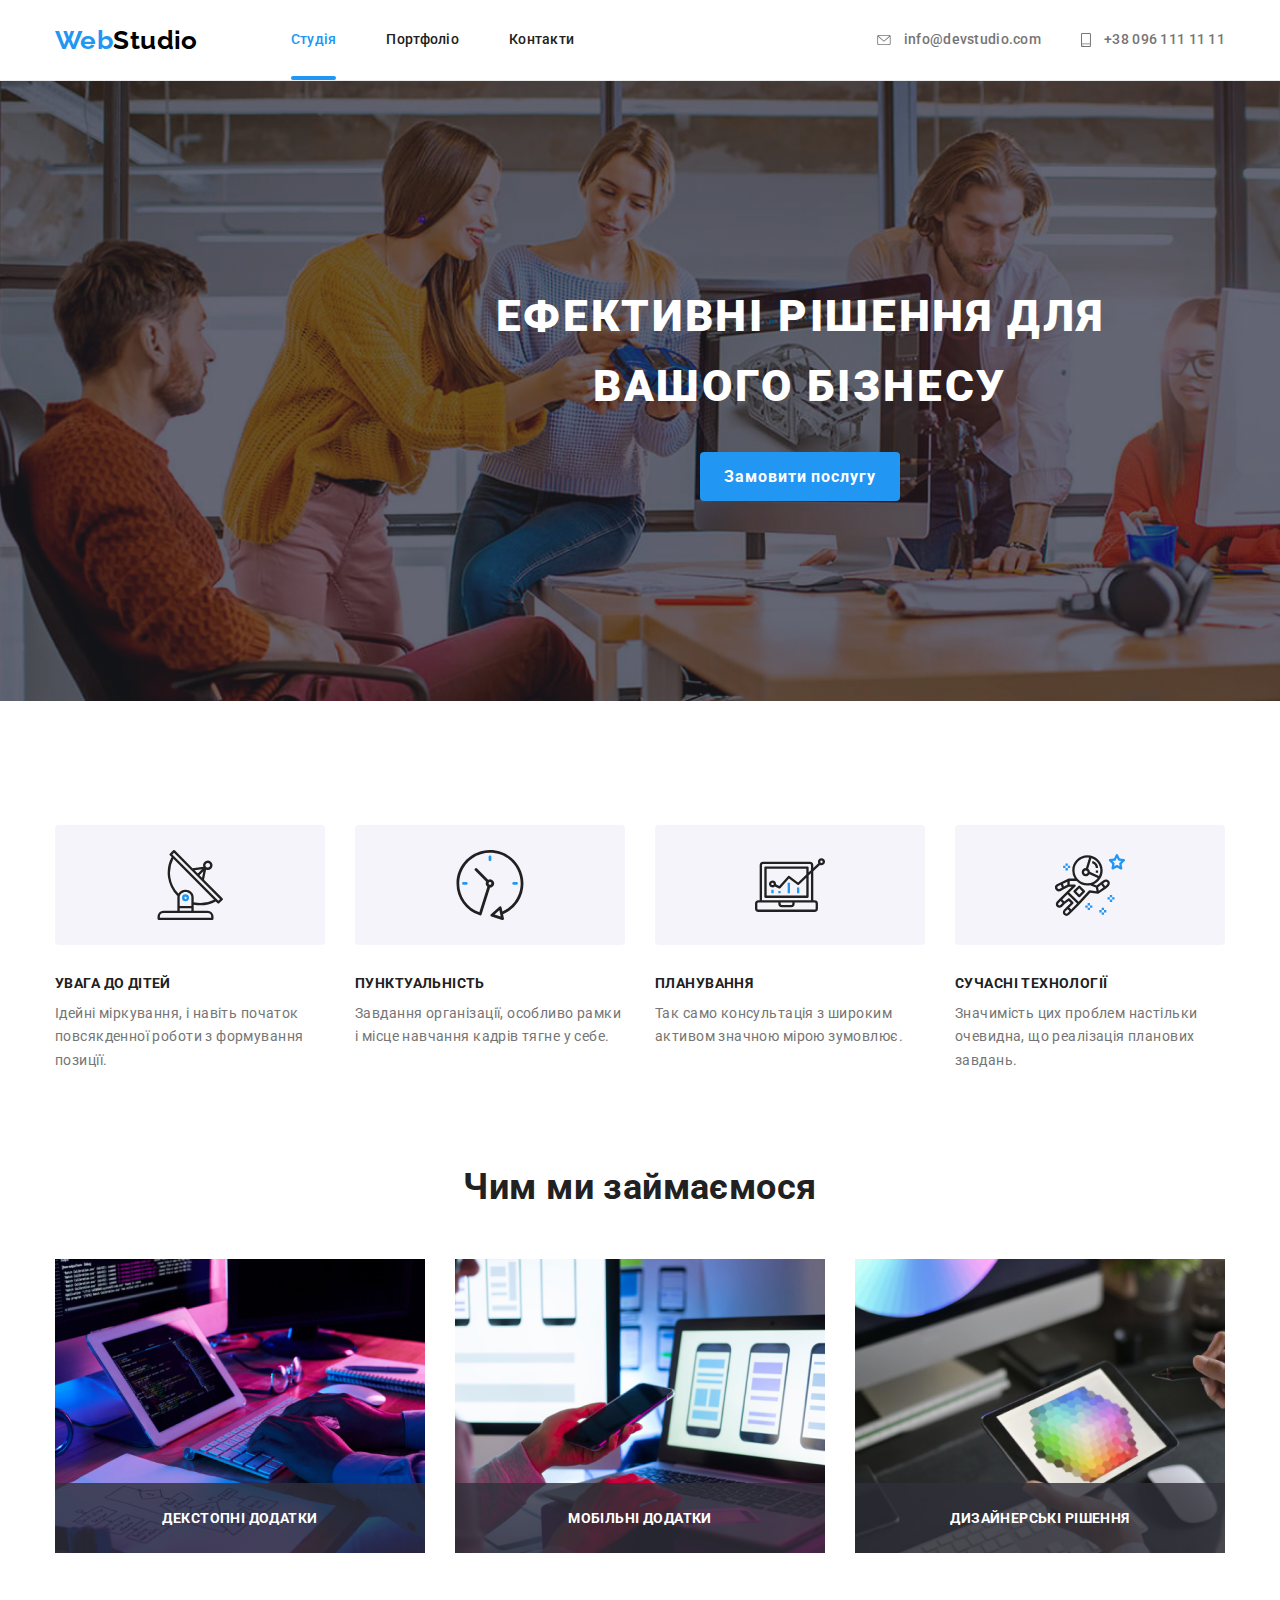
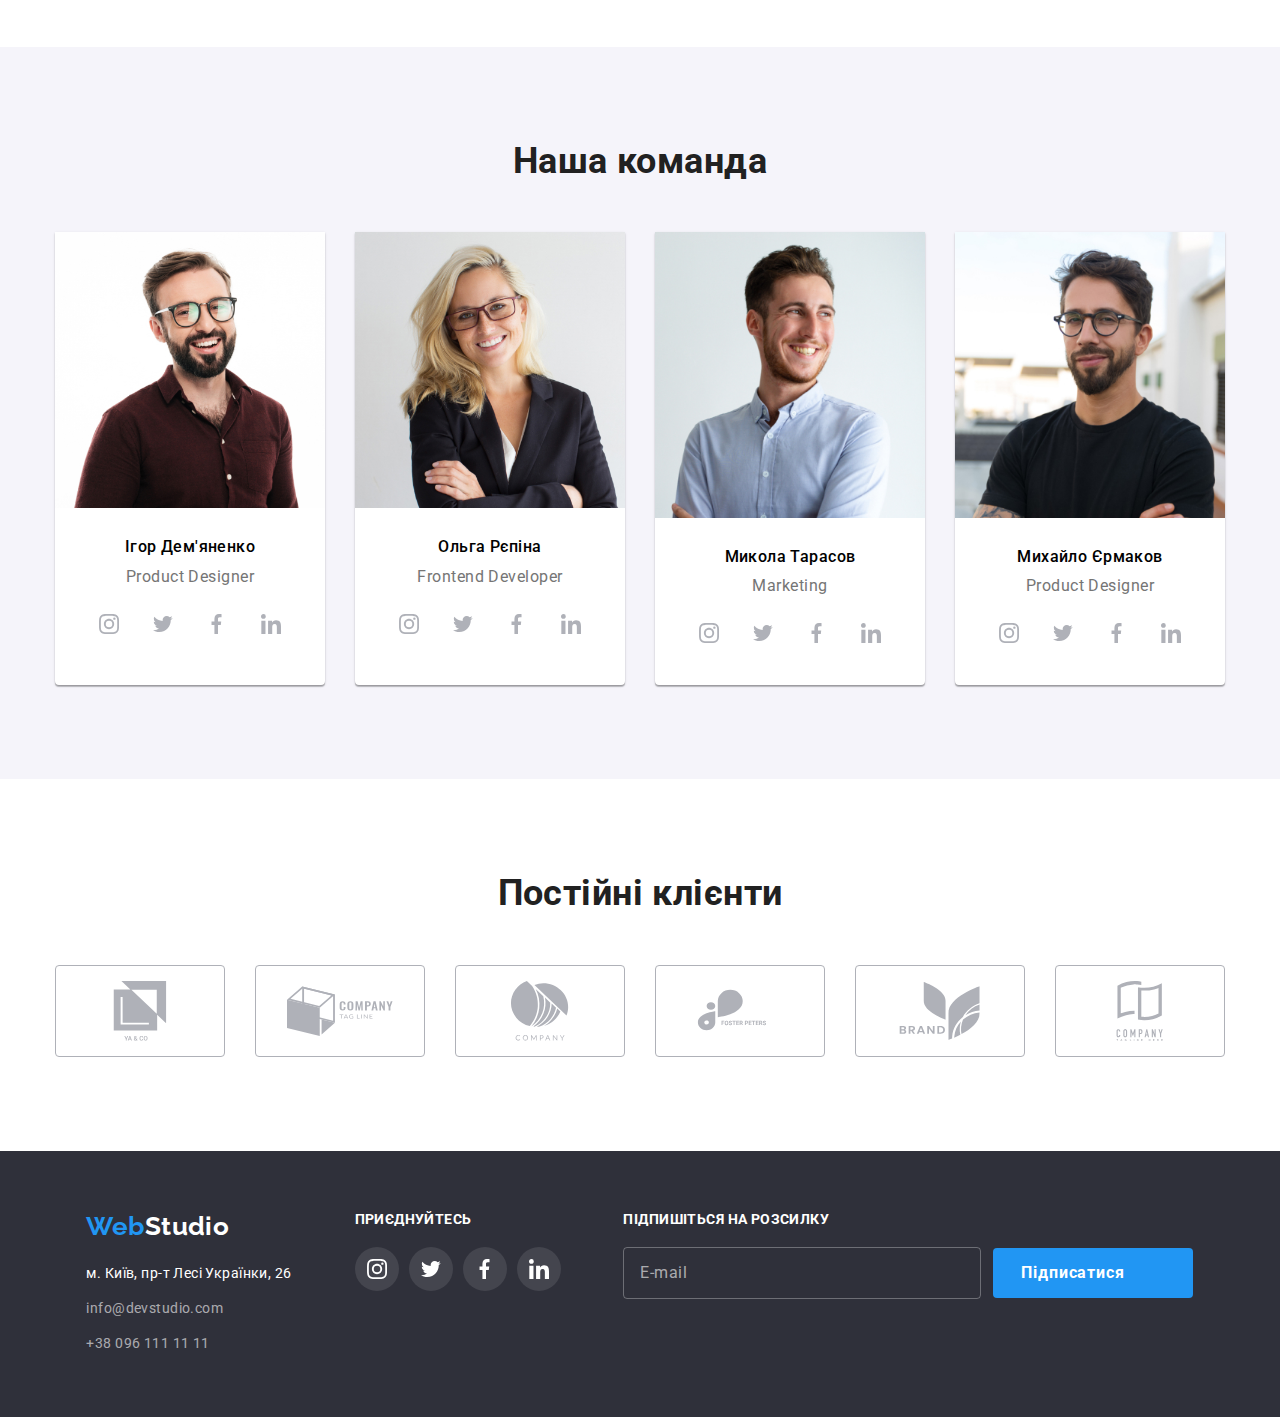
<file: index.html>
<!doctype html>
<html lang="uk">

<head>
  <meta charset="UTF-8">
  <meta name="viewport" content="width=device-width, initial-scale=1.0">
  <title>Contact8</title>

  <link href="https://fonts.googleapis.com/css2?family=Raleway:wght@700&family=Roboto:wght@400;500;700;900&display=swap"
    rel="stylesheet">
  <link rel="stylesheet" href="https://cdnjs.cloudflare.com/ajax/libs/modern-normalize/1.0.0/modern-normalize.min.css">
  <!-- <link rel="stylesheet" href="scss/main.scss"> -->
  <link rel="stylesheet" href="css/main.min.css">
</head>

<body>
  <header>
    <div class="container">
      <nav class="nav">
        <a href="#" class="logo"><span class="logo-span">Web</span>Studio</a>
        <button type="button" class="menu-toggle" aria-expanded="false" aria-controls="mobile-menu" id="button-nav">
          <svg class="button-menu">
            <use class="open-menu" xlink:href="svg/sprite.svg#open"></use>
            <use class="close-menu" xlink:href="svg/sprite.svg#close"></use>
          </svg>
        </button>
        <div class="backdrop-menu" id="mobile-menu">
          <div class="mobile-menu">
            <ul class="mob-nav">
              <li class="list-mob"><a class="mob-link change presence" href="#">Студія</a></li>
              <li class="list-mob"><a class="mob-link change" href="./portfolio.html">Портфоліо</a></li>
              <li class="list-mob" id="cont"><a class="mob-link change" href="#contacts">Контакти</a></li>
            </ul>
            <ul class="mob-contacts">
              <li class="contacts-mob">
                <a class="tel-mob change" href="tel:+380961111111">
                  +38 096 111 11 11
                </a>
              </li>
              <li class="contacts-mob">
                <a class="mail-mob change" href="mailto:info@devstudio.com">
                  info@devstudio.com
                </a>
              </li>
            </ul>
            <ul class="social-mob">
              <li class="social-mobile"><a class="social-link" href="#">Twitter</a></li>
              <li class="social-mobile"><a class="social-link" href="#">Instagram</a></li>
              <li class="social-mobile"><a class="social-link" href="#">Facebook</a></li>
              <li class="social-mobile"><a class="social-link" href="#">Linkedin</a></li>
            </ul>
          </div>
        </div>
        <ul class="navigator">
          <li class="navigator-list"><a class="navigator-link change underline" href="#">Студія</a></li>
          <li class="navigator-list"><a class="navigator-link change" href="./portfolio.html">Портфоліо</a></li>
          <li class="navigator-list"><a class="navigator-link change" href="#contacts">Контакти</a></li>
        </ul>
      </nav>
      <ul class="contacts">
        <li class="contacts-list">
          <a class="contact-link change" href="mailto:info@devstudio.com">
            <svg width="14px" height="10px" class="change_svg">
              <use xlink:href="svg/sprite.svg#post"></use>
            </svg>
            info@devstudio.com
          </a>
        </li>
        <li class="contacts-list">
          <a class="contact-link change" href="tel:+380961111111">
            <svg width="10" height="14" class="change_svg">
              <use xlink:href="svg/sprite.svg#smartphone"></use>
            </svg>
            +38 096 111 11 11
          </a>
        </li>
      </ul>
    </div>
  </header>
  <main>
    <section class="bord">
      <div class="container">
        <h1>ефективні рішення для<br>вашого бізнесу</h1>
        <button data-modal-open type="button" class="order" id="open_modal">Замовити послугу</button>
      </div>
    </section>
    <section class="strengths">
      <div class="container">
        <h2 class="visually_hidden">about us</h2>
        <ul class="about_us">
          <li>
            <div class="groops">
              <svg class="groop">
                <use xlink:href="svg/sprite.svg#locator"></use>
              </svg>
            </div>
            <h3 class="peculiarity">увага до дітей</h3>
            <p class="functions">Ідейні міркування, і навіть початок повсякденної роботи з формування позицїї.</p>
          </li>
          <li>
            <div class="groops">
              <svg class="groop">
                <use xlink:href="svg/sprite.svg#clock"></use>
              </svg>
            </div>
            <h3 class="peculiarity">пунктуальність</h3>
            <p class="functions">Завдання організації, особливо рамки і місце навчання кадрів тягне у себе.</p>
          </li>
          <li>
            <div class="groops">
              <svg class="groop">
                <use xlink:href="svg/sprite.svg#diagram"></use>
              </svg>
            </div>
            <h3 class="peculiarity">планування</h3>
            <p class="functions">Так само консультація з широким активом значною мірою зумовлює.</p>
          </li>
          <li>
            <div class="groops">
              <svg class="groop">
                <use xlink:href="svg/sprite.svg#astronaut"></use>
              </svg>
            </div>
            <h3 class="peculiarity">сучасні технології</h3>
            <p class="functions">Значимість цих проблем настільки очевидна, що реалізація планових завдань.</p>
          </li>
        </ul>
      </div>
    </section>
    <section class="speciality">
      <div class="container">
        <h2 class="header-section">Чим ми займаємося</h2>
        <ul class="activity">
          <li class="api">
            <picture>
              <source srcset="images/imglaptop.jpg 1x, images/imglaptop@2x.jpg 2x">
              <img src="images/imglaptop.jpg" alt="laptop" width="370">
            </picture>
            <p class="offer">декстопні додатки</p>
          </li>
          <li class="api">
            <picture>
              <source srcset="images/imgmobile.jpg 1x, images/imgmobile@2x.jpg 2x">
              <img src="images/imgmobile.jpg" alt="mobile" width="370">
            </picture>
            <p class="offer">мобільні додатки</p>
          </li>
          <li class="api">
            <picture>
              <source srcset="images/tablet.jpg 1x, images/tablet@2x.jpg 2x">
              <img src="images/tablet.jpg" alt="tablet" width="370">
            </picture>
            <p class="offer">дизайнерські рішення</p>
          </li>
        </ul>
      </div>
    </section>
    <section class="our_team">
      <div class="container">
        <h2 class="header-section">Наша команда</h2>
        <ul class="team">
          <li class="one_teame">
            <picture>
              <source srcset="./images/480px/igor-1200.jpg 1x,
                ./images/480px/igor-1200@2x.jpg 2x" media="(min-width:1200px)" type="image/jpeg" />
              <source srcset="./images/768px/igor-768.jpg 1x,
                ./images/768px/igor-768@2x.jpg 2x" media="(min-width:768px)" type="image/jpeg" />
              <source srcset="./images/1200px/igor.jpg 1x,
                      ./images/1200px/igor@2x.jpg 2x" media="(max-width:767px)" type="image/jpeg" />
              <img src="./images/480px/igor.jpg" alt="team member" width="270" />
            </picture>
            <div class="wrapper-teame">
              <h3 class="teams">Ігор Дем'яненко</h3>
              <p class="specialist">Product Designer</p>
              <ul class="link_network">
                <li>
                  <a href="#" class="links">
                    <svg class="link">
                      <use xlink:href="svg/sprite.svg#instagram"></use>
                    </svg>
                  </a>
                </li>
                <li>
                  <a href="#" class="links">
                    <svg class="link">
                      <use xlink:href="svg/sprite.svg#twit"></use>
                    </svg>
                  </a>
                </li>
                <li>
                  <a href="#" class="links">
                    <svg class="link">
                      <use xlink:href="svg/sprite.svg#face"></use>
                    </svg>
                  </a>
                </li>
                <li>
                  <a href="#" class="links">
                    <svg class="link">
                      <use xlink:href="svg/sprite.svg#linkedin"></use>
                    </svg>
                  </a>
                </li>
              </ul>
            </div>
          </li>
          <li class="one_teame">
            <picture>
              <source srcset="./images/480px/girl-1200.jpg 1x,
                            ./images/480px/girl-1200@2x.jpg 2x" media="(min-width:1200px)" type="image/jpeg" />
              <source srcset="./images/768px/girl-768.jpg 1x,
                            ./images/768px/girl-768@2x.jpg 2x" media="(min-width:768px)" type="image/jpeg" />
              <source srcset="./images/1200px/girl.jpg 1x,
                                  ./images/1200px/girl@2x.jpg 2x" media="(max-width:767px)" type="image/jpeg" />
              <img src="./images/480px/girl.jpg" alt="team member" width="270" />
            </picture>
            <div class="wrapper-teame">
              <h3 class="teams">Ольга Рєпіна</h3>
              <p class="specialist">Frontend Developer</p>
              <ul class="link_network">
                <li>
                  <a href="#" class="links">
                    <svg class="link">
                      <use xlink:href="svg/sprite.svg#instagram"></use>
                    </svg>
                  </a>
                </li>
                <li>
                  <a href="#" class="links">
                    <svg class="link">
                      <use xlink:href="svg/sprite.svg#twit"></use>
                    </svg>
                  </a>
                </li>
                <li>
                  <a href="#" class="links">
                    <svg class="link">
                      <use xlink:href="svg/sprite.svg#face"></use>
                    </svg>
                  </a>
                </li>
                <li>
                  <a href="#" class="links">
                    <svg class="link">
                      <use xlink:href="svg/sprite.svg#linkedin"></use>
                    </svg>
                  </a>
                </li>
              </ul>
            </div>
          </li>
          <li class="one_teame">
            <picture>
              <source srcset="./images/480px/kolya-1200.jpg 1x,
                            ./images/480px/kolya-1200@2x.jpg 2x" media="(min-width:1200px)" type="image/jpeg" />
              <source srcset="./images/768px/kolya-768.jpg 1x,
                            ./images/768px/kolya-768@2x.jpg 2x" media="(min-width:768px)" type="image/jpeg" />
              <source srcset="./images/1200px/kolya.jpg 1x,
                              ./images/1200px/kolya@2x.jpg 2x" media="(max-width:767px)" type="image/jpeg" />
              <img src="./images/480px/kolya.jpg" alt="team member" width="270" />
            </picture>
            <div class="wrapper-teame">
              <h3 class="teams">Микола Тарасов</h3>
              <p class="specialist">Marketing</p>
              <ul class="link_network">
                <li>
                  <a href="#" class="links">
                    <svg class="link">
                      <use xlink:href="svg/sprite.svg#instagram"></use>
                    </svg>
                  </a>
                </li>
                <li>
                  <a href="#" class="links">
                    <svg class="link">
                      <use xlink:href="svg/sprite.svg#twit"></use>
                    </svg>
                  </a>
                </li>
                <li><a href="#" class="links">
                    <svg class="link">
                      <use xlink:href="svg/sprite.svg#face"></use>
                    </svg>
                  </a>
                </li>
                <li>
                  <a href="#" class="links">
                    <svg class="link">
                      <use xlink:href="svg/sprite.svg#linkedin"></use>
                    </svg>
                  </a>
                </li>
              </ul>
            </div>
          </li>
          <li class="one_teame">
            <picture>
              <source srcset="./images/480px/mikel-1200.jpg 1x,
                            ./images/480px/mikel-1200@2x.jpg 2x" media="(min-width:1200px)" type="image/jpeg" />
              <source srcset="./images/768px/mikel-768.jpg 1x,
                            ./images/768px/mikel-768@2x.jpg 2x" media="(min-width:768px)" type="image/jpeg" />
              <source srcset="./images/1200px/mikel.jpg 1x,
                            ./images/1200px/mikel@2x.jpg 2x" media="(max-width:767px)" type="image/jpeg" />
              <img src="./images/480px/mikel.jpg" alt="team member" width="270" />
            </picture>
            <div class="wrapper-teame">
              <h3 class="teams">Михайло Єрмаков</h3>
              <p class="specialist">Product Designer</p>
              <ul class="link_network">
                <li>
                  <a href="#" class="links">
                    <svg class="link">
                      <use xlink:href="svg/sprite.svg#instagram"></use>
                    </svg>
                  </a>
                </li>
                <li>
                  <a href="#" class="links">
                    <svg class="link">
                      <use xlink:href="svg/sprite.svg#twit"></use>
                    </svg>
                  </a>
                </li>
                <li>
                  <a href="#" class="links">
                    <svg class="link">
                      <use xlink:href="svg/sprite.svg#face"></use>
                    </svg>
                  </a>
                </li>
                <li>
                  <a href="#" class="links">
                    <svg class="link">
                      <use xlink:href="svg/sprite.svg#linkedin"></use>
                    </svg>
                  </a>
                </li>
              </ul>
            </div>
          </li>
        </ul>
      </div>
    </section>
    <section class="company">
      <div class="container">
        <h2 class="header-section">Постійні клієнти</h2>
        <ul class="regular_customers">
          <li class="regular_customer">
            <a class="social" href="#">
              <svg class="icon" width="106" height="60" fill="none">
                <use xlink:href="svg/sprite.svg#ya-co"></use>
              </svg>
            </a>
          </li>
          <li class="regular_customer">
            <a class="social" href="#">
              <svg class="icon" width="106" height="60" fill="none">
                <use xlink:href="svg/sprite.svg#tagline"></use>
              </svg>
            </a>
          </li>
          <li class="regular_customer">
            <a class="social" href="#">
              <svg class="icon" width="106" height="60" fill="none">
                <use xlink:href="svg/sprite.svg#company"></use>
              </svg>
            </a>
          </li>
          <li class="regular_customer">
            <a class="social" href="#">
              <svg class="icon" width="106" height="60" fill="none">
                <use xlink:href="svg/sprite.svg#foster"></use>
              </svg>
            </a>
          </li>
          <li class="regular_customer">
            <a class="social" href="#">
              <svg class="icon" width="106" height="60" fill="none">
                <use xlink:href="svg/sprite.svg#brand"></use>
              </svg>
            </a>
          </li>
          <li class="regular_customer">
            <a class="social" href="#">
              <svg class="icon" width="106" height="60" fill="none">
                <use xlink:href="svg/sprite.svg#company-here"></use>
              </svg>
            </a>
          </li>
        </ul>
      </div>
    </section>
  </main>
  <footer>
    <div class="footers_wrapper container">
      <div class="footer-container">
        <a href="#" class="logo logo_in_footer"><span class="logo-span">Web</span>Studio</a>
        <address class="address">
          <ul>
            <li class="address-link"><a class="change link-map" href="https://goo.gl/maps/CPtrU1FHBa2aNyZL9"
                id="contacts" target="_blank" rel="noopener noreferrer">м. Київ, пр-т Лесі Українки, 26</a></li>
            <li class="address-link"><a class="contact_in_footer change"
                href="mailto:info@devstudio.com">info@devstudio.com</a></li>
            <li class="address-link"><a class="contact_in_footer change" href="tel:+380961111111">+38 096 111 11 11</a>
            </li>
          </ul>
        </address>
      </div>
      <div class="footer-container">
        <p class="connect">приєднуйтесь</p>
        <ul class="link_network">
          <li>
            <a href="#" class="links">
              <svg class="link">
                <use xlink:href="svg/sprite.svg#instagram"></use>
              </svg>
            </a>
          </li>
          <li>
            <a href="#" class="links">
              <svg class="link">
                <use xlink:href="svg/sprite.svg#twit"></use>
              </svg>
            </a>
          </li>
          <li>
            <a href="#" class="links">
              <svg class="link">
                <use xlink:href="svg/sprite.svg#face"></use>
              </svg>
            </a>
          </li>
          <li>
            <a href="#" class="links">
              <svg class="link">
                <use xlink:href="svg/sprite.svg#linkedin"></use>
              </svg>
            </a>
          </li>
        </ul>
      </div>
      <div class="footer-container with-form">
        <p class="connect">підпишіться на розсилку</p>
        <form class="subscription">
          <input type="email" class="subscribe" placeholder="E-mail">
          <button type="submit" class="order">
            Підписатися
            <svg class="sprite-button" width="24px" height="24px">
              <use xlink:href="svg/sprite.svg#telegram"></use>
            </svg>
          </button>
        </form>
      </div>
    </div>
  </footer>
  <div id="backdrop" class="is-hidden">
    <div id="modal" class="is-hidden">
      <div id="close">
        <svg width="11px" height="11px" class="close-svg">
          <use xlink:href="input/input.svg#close">
          </use>
        </svg>
      </div>
      <b class="header-modal">Залиште свої дані, ми вам передзвонимо</b>
      <form>
        <!-- transition не працює -->
        <div class="wrapper">
          <label for="name" class="label-modal">Ім'я</label>
          <input type="text" class="input-modal" id="name" name="text">
          <span class="sprite-modal">
            <svg width="15px" height="12px">
              <use xlink:href="input/input.svg#name"></use>
            </svg>
          </span>
        </div>
        <div class="wrapper">
          <label for="tel" class="label-modal">Телефон</label>
          <input type="tel" class="input-modal" id="tel" name="tel">
          <span class="sprite-modal">
            <svg width="15px" height="12px">
              <use xlink:href="input/input.svg#model-tel"></use>
            </svg>
          </span>
        </div>
        <div class="wrapper">
          <label for="mail" class="label-modal">Пошта</label>
          <input type="email" class="input-modal" id="mail" name="email">
          <span class="sprite-modal">
            <svg width="15px" height="12px">
              <use xlink:href="input/input.svg#modal-mail"></use>
            </svg>
          </span>
        </div>
        <div class="wrapper wrapper_textarea">
          <label for="comment" class="label-modal">Коментар</label>
          <textarea name="modal" class="textarea-modal" id="comment" placeholder="Введіть текст"></textarea>
        </div>
        <div class="check">
          <input type="checkbox" class="checkbox" name="checkbox" id="ok">
          <label for="ok" class="label-check">Погоджуюся з розсилкою та приймаю <a class="condition" href="./">Умові
              договору</a></label>
        </div>
        <button type="submit" class="submit-form order">Відправити</button>
      </form>
    </div>
  </div>
  <script src="./js/modal.js"></script>
  <script src="./js/mobile-menu.js"></script>
</body>

</html>
</file>
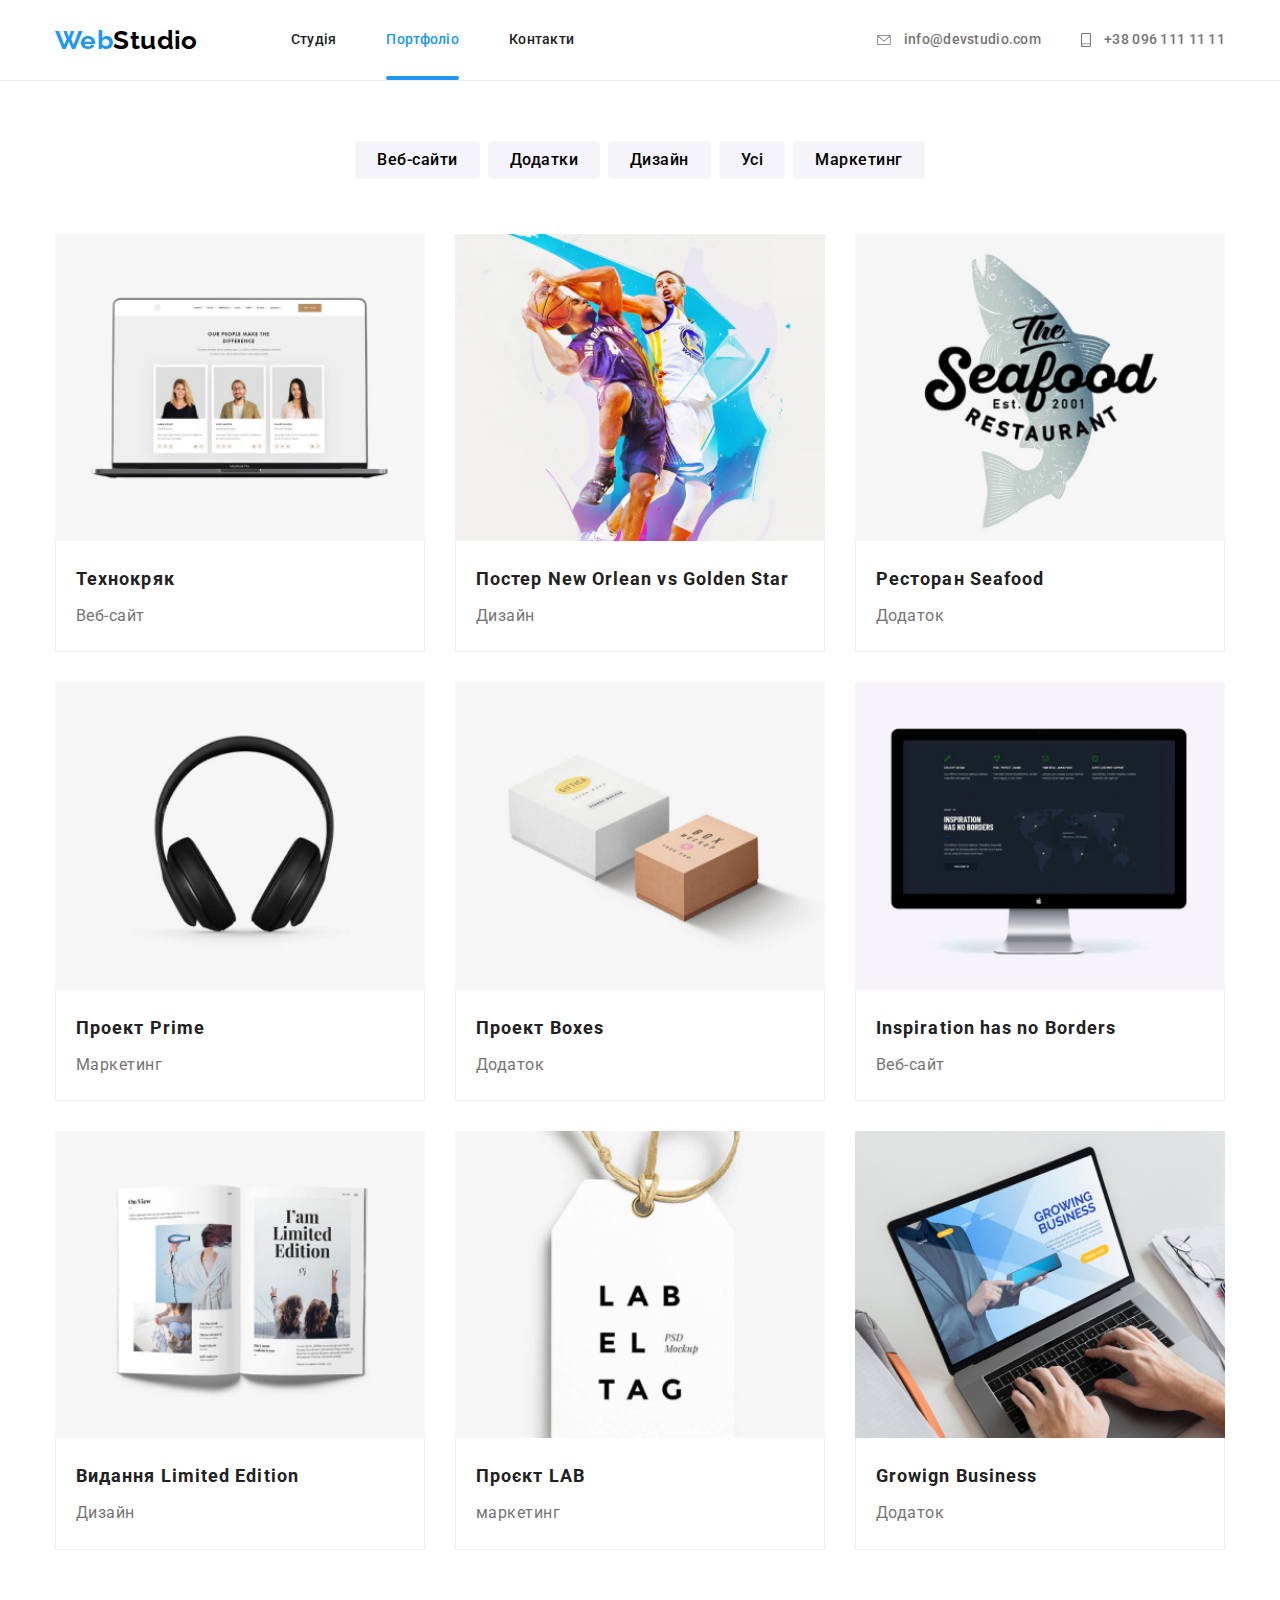
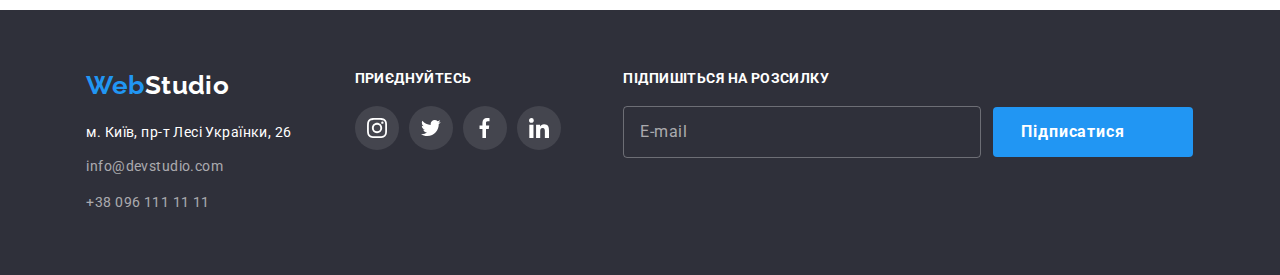
<file: portfolio.html>
<!doctype html>
<html lang="uk">

<head>
  <meta charset="UTF-8">
  <meta name="viewport" content="width=device-width, initial-scale=1.0">
  <title>portfolio8</title>
  <link href="https://fonts.googleapis.com/css2?family=Raleway:wght@700&family=Roboto:wght@400;500;700;900&display=swap"
    rel="stylesheet">
  <link rel="stylesheet" href="https://cdnjs.cloudflare.com/ajax/libs/modern-normalize/1.0.0/modern-normalize.min.css">
  <!-- <link rel="stylesheet" href="scss/main.scss"> -->
  <link rel="stylesheet" href="css/main.min.css">
</head>

<body>
  <header>
    <div class="container">
      <nav class="nav">
        <a href="./index.html" class="logo"><span class="logo-span">Web</span>Studio</a>
        <button type="button" class="menu-toggle" aria-expanded="false" aria-controls="mobile-menu" id="button-nav">
          <svg class="button-menu">
            <use class="open-menu" xlink:href="svg/sprite.svg#open"></use>
            <use class="close-menu" xlink:href="svg/sprite.svg#close"></use>
          </svg>
        </button>
        <div class="backdrop-menu">
          <div class="mobile-menu">
            <ul class="mob-nav">
              <li class="list-mob"><a class="mob-link change" href="./index.html">Студія</a></li>
              <li class="list-mob"><a class="mob-link change presence" href="#">Портфоліо</a></li>
              <li class="list-mob" id="cont"><a class="mob-link change" href="#contacts">Контакти</a></li>
            </ul>
            <ul class="mob-contacts">
              <li class="contacts-mob">
                <a class="tel-mob change" href="tel:+380961111111">
                  +38 096 111 11 11
                </a>
              </li>
              <li class="contacts-mob">
                <a class="mail-mob change" href="mailto:info@devstudio.com">
                  info@devstudio.com
                </a>
              </li>
            </ul>
            <ul class="social-mob">
              <li class="social-mobile"><a class="social-link" href="#">Twitter</a></li>
              <li class="social-mobile"><a class="social-link" href="#">Instagram</a></li>
              <li class="social-mobile"><a class="social-link" href="#">Facebook</a></li>
              <li class="social-mobile"><a class="social-link" href="#">Linkedin</a></li>
            </ul>
          </div>
        </div>
        <ul class="navigator">
          <li class="navigator-list"><a class="navigator-link change" href="./index.html">Студія</a></li>
          <li class="navigator-list"><a class="navigator-link change underline" href="#">Портфоліо</a></li>
          <li class="navigator-list"><a class="navigator-link change" href="#contacts">Контакти</a></li>
        </ul>
      </nav>
      <ul class="contacts">
        <li class="contacts-list">
          <a class="contact-link change" href="mailto:info@devstudio.com">
            <svg width="14px" height="10px" class="change_svg">
              <use xlink:href="svg/sprite.svg#post"></use>
            </svg>
            info@devstudio.com
          </a>
        </li class="contacts-list">
        <li><a class="contact-link change" href="tel:+380961111111">
            <svg width="10" height="14" class="change_svg">
              <use xlink:href="svg/sprite.svg#smartphone"></use>
            </svg>
            +38 096 111 11 11
          </a></li>
      </ul>
    </div>
  </header>
  <main>
    <section class="my-portfolio">
      <div class="container">
        <h1 class="visually_hidden">Наші роботи</h1>
        <ul class="nav_portfolio">
          <li class="batton-portfolio"><button type="button" class="button">Веб-сайти</button></li>
          <li class="batton-portfolio"><button type="button" class="button">Додатки</button></li>
          <li class="batton-portfolio"><button type="button" class="button">Дизайн</button></li>
          <li class="batton-portfolio"><button type="button" class="button">Усі</button></li>
          <li class="batton-portfolio"><button type="button" class="button">Маркетинг</button></li>
        </ul>
        <ul class="portfolio">
          <li class="one_of_portfolio">
            <a href="#" class="link-portfolio">
              <div class="img_portfolio">
                <picture>
                  <source srcset="./images/480px/kryak-1200.jpg 1x,
                                ./images/480px/kryak-1200@2x.jpg 2x" media="(min-width:1200px)" type="image/jpeg" />

                  <source srcset="./images/768px/kryak-768.jpg 1x,
                                              ./images/768px/kryak-768@2x.jpg 2x" media="(min-width:768px)"
                    type="image/jpeg" />

                  <source srcset="./images/1200px/kryak.jpg 1x,
                              ./images/1200px/kryak@2x.jpg 2x" media="(max-width:767px)" type="image/jpeg" />


                  <img src="./images/480px/kryak.jpg" alt="team member" width="270" />
                </picture>
                <p class="about_product">
                  Ресурс пропонує комплексні пропозиції з різним рівнем функціоналу та сервісів. Все це дозволить
                  відвідувачу отримати вичерпні відомості про компанію чи приватну особу.
                </p>
              </div>
              <div class="poducts_headers">
                <h2 class="title_product">Технокряк</h2>
                <p class="description">Веб-сайт</p>
              </div>
            </a>
          </li>
          <li class="one_of_portfolio">
            <a href="#" class="link-portfolio">
              <div class="img_portfolio">
                <picture>
                  <source srcset="./images/480px/bol-1200.jpg 1x,
                                ./images/480px/bol-1200@2x.jpg 2x" media="(min-width:1200px)" type="image/jpeg" />
                  <source srcset="./images/768px/bol-768.jpg 1x,
                                ./images/768px/bol-768@2x.jpg 2x" media="(min-width:768px)" type="image/jpeg" />
                  <source srcset="./images/1200px/bol.jpg 1x,
                                ./images/1200px/bol@2x.jpg 2x" media="(max-width:767px)" type="image/jpeg" />
                  <img src="./images/480px/bol.jpg" alt="team member" width="270" />
                </picture>
                <p class="about_product">
                  Ресурс пропонує комплексні пропозиції з різним рівнем функціоналу та сервісів. Все це дозволить
                  відвідувачу отримати вичерпні відомості про компанію чи приватну особу.
                </p>
              </div>
              <div class="poducts_headers">
                <h2 class="title_product">Постер New Orlean vs Golden Star</h2>
                <p class="description">Дизайн</p>
              </div>
            </a>
          </li>
          <li class="one_of_portfolio">
            <a href="#" class="link-portfolio">
              <div class="img_portfolio">
                <picture>
                  <source srcset="./images/480px/food-1200.jpg 1x,
                                ./images/480px/food-1200@2x.jpg 2x" media="(min-width:1200px)" type="image/jpeg" />
                  <source srcset="./images/768px/food-768.jpg 1x,
                                ./images/768px/food-768@2x.jpg 2x" media="(min-width:768px)" type="image/jpeg" />
                  <source srcset="./images/1200px/food.jpg 1x,
                                ./images/1200px/food@2x.jpg 2x" media="(max-width:767px)" type="image/jpeg" />
                  <img src="./images/480px/food.jpg" alt="team member" width="270" />
                </picture>
                <p class="about_product">
                  Ресурс пропонує комплексні пропозиції з різним рівнем функціоналу та сервісів. Все це дозволить
                  відвідувачу отримати вичерпні відомості про компанію чи приватну особу.
                </p>
              </div>
              <div class="poducts_headers">
                <h2 class="title_product">Ресторан Seafood</h2>
                <p class="description">Додаток</p>
              </div>
            </a>
          </li>
          <li class="one_of_portfolio">
            <a href="#" class="link-portfolio">
              <div class="img_portfolio">
                <picture>
                  <source srcset="./images/480px/prime-1200.jpg 1x,
                                ./images/480px/prime-1200@2x.jpg 2x" media="(min-width:1200px)" type="image/jpeg" />
                  <source srcset="./images/768px/prime-768.jpg 1x,
                                ./images/768px/prime-768@2x.jpg 2x" media="(min-width:768px)" type="image/jpeg" />
                  <source srcset="./images/1200px/prime.jpg 1x,
                                ./images/1200px/prime@2x.jpg 2x" media="(max-width:767px)" type="image/jpeg" />
                  <img src="./images/480px/prime.jpg" alt="team member" width="270" />
                </picture>
                <p class="about_product">
                  Ресурс пропонує комплексні пропозиції з різним рівнем функціоналу та сервісів. Все це дозволить
                  відвідувачу отримати вичерпні відомості про компанію чи приватну особу.
                </p>
              </div>
              <div class="poducts_headers">
                <h2 class="title_product">Проект Prime</h2>
                <p class="description">Маркетинг</p>
              </div>
            </a>
          </li>
          <li class="one_of_portfolio">
            <a href="#" class="link-portfolio">
              <div class="img_portfolio">
                <picture>
                  <source srcset="./images/480px/boxes-1200.jpg 1x,
                                ./images/480px/boxes-1200@2x.jpg 2x" media="(min-width:1200px)" type="image/jpeg" />
                  <source srcset="./images/768px/boxes-768.jpg 1x,
                                ./images/768px/boxes-768@2x.jpg 2x" media="(min-width:768px)" type="image/jpeg" />
                  <source srcset="./images/1200px/boxes.jpg 1x,
                                ./images/1200px/boxes@2x.jpg 2x" media="(max-width:767px)" type="image/jpeg" />
                  <img src="./images/480px/boxes.jpg" alt="team member" width="270" />
                </picture>
                <p class="about_product">
                  Ресурс пропонує комплексні пропозиції з різним рівнем функціоналу та сервісів. Все це дозволить
                  відвідувачу отримати вичерпні відомості про компанію чи приватну особу.
                </p>
              </div>
              <div class="poducts_headers">
                <h2 class="title_product">Проект Boxes</h2>
                <p class="description">Додаток</p>
              </div>
            </a>
          </li>
          <li class="one_of_portfolio">
            <a href="#" class="link-portfolio">
              <div class="img_portfolio">
                <picture>
                  <source srcset="./images/480px/monitor-1200.jpg 1x,
                                ./images/480px/monitor-1200@2x.jpg 2x" media="(min-width:1200px)" type="image/jpeg" />
                  <source srcset="./images/768px/monitor-768.jpg 1x,
                                ./images/768px/monitor-768@2x.jpg 2x" media="(min-width:768px)" type="image/jpeg" />
                  <source srcset="./images/1200px/monitor.jpg 1x,
                                ./images/1200px/monitor@2x.jpg 2x" media="(max-width:767px)" type="image/jpeg" />
                  <img src="./images/480px/monitor.jpg" alt="team member" width="270" />
                </picture>
                <p class="about_product">
                  Ресурс пропонує комплексні пропозиції з різним рівнем функціоналу та сервісів. Все це дозволить
                  відвідувачу отримати вичерпні відомості про компанію чи приватну особу.
                </p>
              </div>
              <div class="poducts_headers">
                <h2 class="title_product">Inspiration has no Borders</h2>
                <p class="description">Веб-сайт</p>
              </div>
            </a>
          </li>
          <li class="one_of_portfolio">
            <a href="#" class="link-portfolio">
              <div class="img_portfolio">
                <picture>
                  <source srcset="./images/480px/book-1200.jpg 1x,
                                ./images/480px/book-1200@2x.jpg 2x" media="(min-width:1200px)" type="image/jpeg" />
                  <source srcset="./images/768px/book-768.jpg 1x,
                                ./images/768px/book-768@2x.jpg 2x" media="(min-width:768px)" type="image/jpeg" />
                  <source srcset="./images/1200px/book.jpg 1x,
                                ./images/1200px/book@2x.jpg 2x" media="(max-width:767px)" type="image/jpeg" />
                  <img src="./images/480px/book.jpg" alt="team member" width="270" />
                </picture>
                <p class="about_product">
                  Ресурс пропонує комплексні пропозиції з різним рівнем функціоналу та сервісів. Все це дозволить
                  відвідувачу отримати вичерпні відомості про компанію чи приватну особу.
                </p>
              </div>
              <div class="poducts_headers">
                <h2 class="title_product">Видання Limited Edition</h2>
                <p class="description">Дизайн</p>
              </div>
            </a>
          </li>
          <li class="one_of_portfolio">
            <a href="#" class="link-portfolio">
              <div class="img_portfolio">
                <picture>
                  <source srcset="./images/480px/lable-1200.jpg 1x,
                                ./images/480px/lable-1200@2x.jpg 2x" media="(min-width:1200px)" type="image/jpeg" />
                  <source srcset="./images/768px/lable-768.jpg 1x,
                                ./images/768px/lable-768@2x.jpg 2x" media="(min-width:768px)" type="image/jpeg" />
                  <source srcset="./images/1200px/lable.jpg 1x,
                                ./images/1200px/lable@2x.jpg 2x" media="(max-width:767px)" type="image/jpeg" />
                  <img src="./images/480px/lable.jpg" alt="team member" width="270" />
                </picture>
                <p class="about_product">
                  Ресурс пропонує комплексні пропозиції з різним рівнем функціоналу та сервісів. Все це дозволить
                  відвідувачу отримати вичерпні відомості про компанію чи приватну особу.
                </p>
              </div>
              <div class="poducts_headers">
                <h2 class="title_product">Проєкт LAB</h2>
                <p class="description">маркетинг</p>
              </div>
            </a>
          </li>
          <li class="one_of_portfolio">
            <a href="#" class="link-portfolio">
              <div class="img_portfolio">
                <picture>
                  <source srcset="./images/480px/netbook-1200.jpg 1x,
                                ./images/480px/netbook-1200@2x.jpg 2x" media="(min-width:1200px)" type="image/jpeg" />
                  <source srcset="./images/768px/netbook-768.jpg 1x,
                                ./images/768px/netbook-768@2x.jpg 2x" media="(min-width:768px)" type="image/jpeg" />
                  <source srcset="./images/1200px/netbook.jpg 1x,
                                ./images/1200px/netbook@2x.jpg 2x" media="(min-width:480px)" type="image/jpeg" />
                  <img src="./images/480px/netbook.jpg" alt="team member" width="270" />
                </picture>
                <p class="about_product">
                  Ресурс пропонує комплексні пропозиції з різним рівнем функціоналу та сервісів. Все це дозволить
                  відвідувачу отримати вичерпні відомості про компанію чи приватну особу.
                </p>
              </div>
              <div class="poducts_headers">
                <h2 class="title_product">Growign Business</h2>
                <p class="description">Додаток</p>
              </div>
            </a>
          </li>
        </ul>
      </div>
    </section>
  </main>
  <footer>
    <div class="footers_wrapper container">
      <div class="footer-container">
        <a href="./index.html" class="logo logo_in_footer"><span class="logo-span">Web</span>Studio</a>
        <address class="address">
          <ul>
            <li class="address-link"><a class="change link-map" href="https://goo.gl/maps/CPtrU1FHBa2aNyZL9"
                target="_blank" rel="noopener noreferrer">м. Київ, пр-т Лесі Українки, 26</a></li>
            <li class="address-link"><a class="contact_in_footer  change"
                href="mailto:info@devstudio.com">info@devstudio.com</a></li>
            <li class="address-link"><a class="contact_in_footer  change" id="contacts" href="tel:+380961111111">+38 096
                111 11 11</a>
            </li>
          </ul>
        </address>
      </div>
      <div class="footer-container">
        <p class="connect">приєднуйтесь</p>
        <ul class="link_network">
          <li>
            <a href="#" class="links">
              <svg class="link">
                <use xlink:href="svg/sprite.svg#instagram"></use>
              </svg>
            </a>
          </li>
          <li>
            <a href="#" class="links">
              <svg class="link">
                <use xlink:href="svg/sprite.svg#twit"></use>
              </svg>
            </a>
          </li>
          <li>
            <a href="#" class="links">
              <svg class="link">
                <use xlink:href="svg/sprite.svg#face"></use>
              </svg>
            </a>
          </li>
          <li>
            <a href="#" class="links">
              <svg class="link">
                <use xlink:href="svg/sprite.svg#linkedin"></use>
              </svg>
            </a>
          </li>
        </ul>
      </div>
      <div class="footer-container">
        <p class="connect">підпишіться на розсилку</p>
        <form class="subscription">
          <input type="email" class="subscribe" placeholder="E-mail">
          <button type="submit" class="order">
            Підписатися
            <svg class="sprite-button" width="24px" height="24px">
              <use xlink:href="svg/sprite.svg#telegram"></use>
            </svg>
          </button>
        </form>
      </div>
    </div>
  </footer>
  <script src="./js/mobile-menu.js"></script>
</body>

</html>
</file>
<file: css/main.min.css>
html,body,div,span,applet,object,iframe,h1,h2,h3,h4,h5,h6,p,blockquote,pre,a,abbr,acronym,address,big,cite,code,del,dfn,em,img,ins,kbd,q,s,samp,small,strike,strong,sub,sup,tt,var,b,u,i,center,dl,dt,dd,ol,ul,li,fieldset,form,label,legend,table,caption,tbody,tfoot,thead,tr,th,td,article,aside,canvas,details,embed,figure,figcaption,footer,header,hgroup,menu,nav,output,ruby,section,summary,time,mark,audio,video{margin:0;padding:0;border:0;font-size:100%;font:inherit;vertical-align:baseline}article,aside,details,figcaption,figure,footer,header,hgroup,menu,nav,section{display:block}body{line-height:1}ol,ul{list-style:none}blockquote,q{quotes:none}blockquote:before,blockquote:after,q:before,q:after{content:"";content:none}table{border-collapse:collapse;border-spacing:0}*{-webkit-user-select:none;-moz-user-select:none;-ms-user-select:none;user-select:none}body{font-family:"Roboto",sans-serif;font-size:14px;letter-spacing:.03em;color:#000}body li{list-style:none}body a{text-decoration:none}body button{cursor:pointer}body img{display:block;min-width:100%;height:auto}header{border-bottom:1px solid #ececec}header .container{display:-webkit-box;display:-ms-flexbox;display:flex;position:relative;-webkit-box-orient:vertical;-webkit-box-direction:normal;-ms-flex-direction:column;flex-direction:column;-webkit-box-align:center;-ms-flex-align:center;align-items:center}@media screen and (min-width: 768px){header .container{-webkit-box-orient:horizontal;-webkit-box-direction:normal;-ms-flex-direction:row;flex-direction:row}}header .nav{padding-top:15px;padding-bottom:14px;margin-right:auto}@media screen and (min-width: 768px){header .nav{padding-top:0;padding-bottom:0;display:-webkit-box;display:-ms-flexbox;display:flex;-webkit-box-orient:vertical;-webkit-box-direction:normal;-ms-flex-direction:column;flex-direction:column;-webkit-box-align:center;-ms-flex-align:center;align-items:center;-ms-flex-direction:row;flex-direction:row}}header .navigator{display:none}@media screen and (min-width: 768px){header .navigator{display:-webkit-box;display:-ms-flexbox;display:flex}}header .navigator-list{position:relative}header .navigator-list:not(:last-child){margin-right:50px}header .contacts{display:none}@media screen and (min-width: 768px){header .contacts{display:block;margin-left:auto}}@media screen and (min-width: 1200px){header .contacts{display:-webkit-box;display:-ms-flexbox;display:flex;-webkit-box-pack:end;-ms-flex-pack:end;justify-content:flex-end;-webkit-box-align:center;-ms-flex-align:center;align-items:center;-ms-flex-wrap:wrap;flex-wrap:wrap}}header .navigator-link{display:block;padding-top:32px;padding-bottom:32px;font-weight:500;font-size:14px;line-height:1.14;letter-spacing:.02em;color:#212121}header .contacts-list:first-child{margin-right:40px}@media screen and (min-width: 768px){header .contacts-list:first-child{margin-right:0;margin-bottom:10px}}@media screen and (min-width: 1200px){header .contacts-list:first-child{margin-bottom:0;margin-right:40px}}header .logo{margin-right:93px;color:#000}@media screen and (min-width: 768px){header .logo{margin-right:88px}}@media screen and (min-width: 1200px){header .logo{margin-right:93px}}header .contact-link{color:#757575;font-weight:500;font-size:14px;line-height:1.14;letter-spacing:.02em}header .contact{color:#757575;position:relative}header .change_svg{fill:#757575;vertical-align:middle;margin-right:10px;-webkit-transition:fill 250ms cubic-bezier(0.4, 0, 0.2, 1);transition:fill 250ms cubic-bezier(0.4, 0, 0.2, 1)}header .change{-webkit-transition:color 250ms cubic-bezier(0.4, 0, 0.2, 1);transition:color 250ms cubic-bezier(0.4, 0, 0.2, 1)}header .change:hover,header .change:focus{color:#2196f3}header .change:hover .change_svg,header .change:focus .change_svg{fill:#2196f3}header .underline{color:#2196f3}header .underline:after{content:"";background:#2196f3;border-radius:2px;width:100%;height:4px;display:block;position:absolute;left:0;top:calc(100% - 4px);color:#2196f3}.visually_hidden{position:absolute;white-space:nowrap;width:1px;height:1px;overflow:hidden;border:0;padding:0;clip:rect(0 0 0 0);-webkit-clip-path:inset(50%);clip-path:inset(50%);margin:-1px}.hidden{overflow:hidden}.container{padding-left:15px;padding-right:15px;margin:0 auto}@media screen and (min-width: 480px){.container{width:480px}}@media screen and (min-width: 768px){.container{width:768px}}@media screen and (min-width: 1200px){.container{width:1200px}}.contacts .change_svg{fill:#757575;vertical-align:middle;margin-right:10px;-webkit-transition:fill 250ms cubic-bezier(0.4, 0, 0.2, 1);transition:fill 250ms cubic-bezier(0.4, 0, 0.2, 1)}.change{-webkit-transition:color 250ms cubic-bezier(0.4, 0, 0.2, 1);transition:color 250ms cubic-bezier(0.4, 0, 0.2, 1)}.change:hover,.change:focus{color:#2196f3}.change:hover .change_svg,.change:focus .change_svg{fill:#2196f3}.logo{font-family:"Raleway";font-weight:700;font-size:26px;line-height:1.19}.logo-span{color:#2196f3}.header-section{color:#212121;line-height:1.16;text-align:center;font-weight:700;font-size:36px;margin-bottom:50px}.links{border-radius:50%;display:-webkit-box;display:-ms-flexbox;display:flex;width:44px;height:44px;-webkit-transition:background 250ms cubic-bezier(0.4, 0, 0.2, 1);transition:background 250ms cubic-bezier(0.4, 0, 0.2, 1)}.links:hover .link,.links:focus .link{fill:#fff}.links:hover,.links:focus{background:#2196f3;outline:none}.link{width:20px;height:20px;-webkit-transition:fill 250ms cubic-bezier(0.4, 0, 0.2, 1);transition:fill 250ms cubic-bezier(0.4, 0, 0.2, 1);margin:auto}.link_network{display:grid;grid-template:44px/repeat(4, 44px);-webkit-box-pack:center;-ms-flex-pack:center;justify-content:center;-webkit-column-gap:10px;-moz-column-gap:10px;column-gap:10px;font-size:0}.my-portfolio{padding-top:60px;padding-bottom:60px}.my-portfolio .description{color:#757575;font-weight:400;font-size:16px;line-height:1.9;letter-spacing:.03em}.my-portfolio .title_product{color:#212121;font-weight:700;font-size:18px;line-height:2;letter-spacing:.06em;text-align:left;margin-bottom:4px}.my-portfolio .nav_portfolio{color:#212121;font-size:0;display:-webkit-box;display:-ms-flexbox;display:flex;-ms-flex-wrap:wrap;flex-wrap:wrap;-webkit-box-pack:start;-ms-flex-pack:start;justify-content:flex-start;margin:0 0 40px}@media screen and (min-width: 768px){.my-portfolio .nav_portfolio{-webkit-box-pack:center;-ms-flex-pack:center;justify-content:center}}.my-portfolio .button{font-weight:500;font-size:16px;line-height:1.6;text-align:center;letter-spacing:.03em;padding:6px 22px;background:#f5f4fa;border-radius:4px;border:none;-webkit-transition:color 250ms cubic-bezier(0.4, 0, 0.2, 1),background 250ms cubic-bezier(0.4, 0, 0.2, 1),-webkit-box-shadow 250ms cubic-bezier(0.4, 0, 0.2, 1);transition:color 250ms cubic-bezier(0.4, 0, 0.2, 1),background 250ms cubic-bezier(0.4, 0, 0.2, 1),-webkit-box-shadow 250ms cubic-bezier(0.4, 0, 0.2, 1);transition:color 250ms cubic-bezier(0.4, 0, 0.2, 1),box-shadow 250ms cubic-bezier(0.4, 0, 0.2, 1),background 250ms cubic-bezier(0.4, 0, 0.2, 1);transition:color 250ms cubic-bezier(0.4, 0, 0.2, 1),box-shadow 250ms cubic-bezier(0.4, 0, 0.2, 1),background 250ms cubic-bezier(0.4, 0, 0.2, 1),-webkit-box-shadow 250ms cubic-bezier(0.4, 0, 0.2, 1)}.my-portfolio .button:hover,.my-portfolio .button:focus{color:#fff;background-color:#2196f3;outline:none;-webkit-box-shadow:0px 3px 1px rgba(0,0,0,.1),0px 1px 2px rgba(0,0,0,.08),0px 2px 2px rgba(0,0,0,.12);box-shadow:0px 3px 1px rgba(0,0,0,.1),0px 1px 2px rgba(0,0,0,.08),0px 2px 2px rgba(0,0,0,.12)}.my-portfolio .batton-portfolio{margin-bottom:15px}.my-portfolio .batton-portfolio:not(:last-child){margin-right:8px}.my-portfolio .portfolio picture{width:100%}@media screen and (min-width: 768px){.my-portfolio .portfolio{display:grid;grid-template:1fr/1fr 1fr;-webkit-column-gap:30px;-moz-column-gap:30px;column-gap:30px;row-gap:30px}}@media screen and (min-width: 1200px){.my-portfolio .portfolio{grid-template:1fr 1fr/1fr 1fr 1fr}}.my-portfolio .one_of_portfolio{text-align:left;background-color:#fff;font-size:0}.my-portfolio .one_of_portfolio:not(:last-child){margin-bottom:30px}.my-portfolio .one_of_portfolio:hover .about_product{-webkit-transform:translateY(0%);transform:translateY(0%)}@media screen and (min-width: 768px){.my-portfolio .one_of_portfolio:not(:last-child){margin-bottom:0}}.my-portfolio .poducts_headers{-webkit-box-flex:1;-ms-flex-positive:1;flex-grow:1;border-left:1px solid #eee;border-right:1px solid #eee;border-bottom:1px solid #eee;padding-bottom:20px;padding-top:20px;padding-left:20px;padding-right:20px}.my-portfolio .link-portfolio{display:block;-webkit-transition:-webkit-box-shadow 250ms cubic-bezier(0.4, 0, 0.2, 1);transition:-webkit-box-shadow 250ms cubic-bezier(0.4, 0, 0.2, 1);transition:box-shadow 250ms cubic-bezier(0.4, 0, 0.2, 1);transition:box-shadow 250ms cubic-bezier(0.4, 0, 0.2, 1), -webkit-box-shadow 250ms cubic-bezier(0.4, 0, 0.2, 1)}.my-portfolio .link-portfolio:hover,.my-portfolio .link-portfolio:focus{-webkit-box-shadow:0px 1px 1px rgba(0,0,0,.12),0px 4px 4px rgba(0,0,0,.06),1px 4px 6px rgba(0,0,0,.16);box-shadow:0px 1px 1px rgba(0,0,0,.12),0px 4px 4px rgba(0,0,0,.06),1px 4px 6px rgba(0,0,0,.16)}@media screen and (min-width: 768px){.my-portfolio .link-portfolio{display:-webkit-box;display:-ms-flexbox;display:flex;-webkit-box-orient:vertical;-webkit-box-direction:normal;-ms-flex-direction:column;flex-direction:column;height:100%}}.my-portfolio .img_portfolio{position:relative;overflow:hidden;display:-webkit-box;display:-ms-flexbox;display:flex;-webkit-box-pack:center;-ms-flex-pack:center;justify-content:center}.my-portfolio .about_product{position:absolute;width:100%;height:100%;left:0;-webkit-transform:translateY(101%);transform:translateY(101%);background:rgba(33,150,243,.9);padding:63px 24px;font-weight:400;font-size:18px;line-height:1.55;letter-spacing:.03em;color:#fff;-webkit-transition:-webkit-transform 250ms cubic-bezier(0.4, 0, 0.2, 1);transition:-webkit-transform 250ms cubic-bezier(0.4, 0, 0.2, 1);transition:transform 250ms cubic-bezier(0.4, 0, 0.2, 1);transition:transform 250ms cubic-bezier(0.4, 0, 0.2, 1), -webkit-transform 250ms cubic-bezier(0.4, 0, 0.2, 1);overflow-y:scroll}.bord{width:100%;margin:0 auto;text-align:center;background-image:-webkit-gradient(linear, left top, right top, from(rgba(47, 48, 58, 0.4)), to(rgba(47, 48, 58, 0.4))),url("../images/bg-hero/hero-mb.jpg");background-image:linear-gradient(to right, rgba(47, 48, 58, 0.4), rgba(47, 48, 58, 0.4)),url("../images/bg-hero/hero-mb.jpg");background-repeat:no-repeat;background-position:center;background-size:cover;padding-top:118px;padding-bottom:118px}@media(min-device-pixel-ratio: 2),(-webkit-min-device-pixel-ratio: 2),(min-resolution: 192dpi),(min-resolution: 2dppx){.bord{background-image:-webkit-gradient(linear, left top, right top, from(rgba(47, 48, 58, 0.4)), to(rgba(47, 48, 58, 0.4))),url("../images/bg-hero/hero-mb@2x.jpg");background-image:linear-gradient(to right, rgba(47, 48, 58, 0.4), rgba(47, 48, 58, 0.4)),url("../images/bg-hero/hero-mb@2x.jpg")}}@media screen and (min-width: 768px){.bord{background-image:-webkit-gradient(linear, left top, right top, from(rgba(47, 48, 58, 0.4)), to(rgba(47, 48, 58, 0.4))),url("../images/bg-hero/hero-tb.jpg");background-image:linear-gradient(to right, rgba(47, 48, 58, 0.4), rgba(47, 48, 58, 0.4)),url("../images/bg-hero/hero-tb.jpg")}}@media screen and (min-width: 768px)and (min-device-pixel-ratio: 2),screen and (min-width: 768px)and (-webkit-min-device-pixel-ratio: 2),screen and (min-width: 768px)and (min-resolution: 192dpi),screen and (min-width: 768px)and (min-resolution: 2dppx){.bord{background-image:-webkit-gradient(linear, left top, right top, from(rgba(47, 48, 58, 0.4)), to(rgba(47, 48, 58, 0.4))),url("../images/bg-hero/hero-tb@2x.jpg");background-image:linear-gradient(to right, rgba(47, 48, 58, 0.4), rgba(47, 48, 58, 0.4)),url("../images/bg-hero/hero-tb@2x.jpg")}}@media screen and (min-width: 1200px){.bord{padding-top:200px;padding-bottom:200px;width:1600px;background-image:-webkit-gradient(linear, left top, right top, from(rgba(47, 48, 58, 0.4)), to(rgba(47, 48, 58, 0.4))),url("../images/bg-hero/hero-dt.jpg");background-image:linear-gradient(to right, rgba(47, 48, 58, 0.4), rgba(47, 48, 58, 0.4)),url("../images/bg-hero/hero-dt.jpg")}}@media screen and (min-width: 1200px)and (min-device-pixel-ratio: 2),screen and (min-width: 1200px)and (-webkit-min-device-pixel-ratio: 2),screen and (min-width: 1200px)and (min-resolution: 192dpi),screen and (min-width: 1200px)and (min-resolution: 2dppx){.bord{background-image:-webkit-gradient(linear, left top, right top, from(rgba(47, 48, 58, 0.4)), to(rgba(47, 48, 58, 0.4))),url("../images/bg-hero/hero-dt@2x.jpg");background-image:linear-gradient(to right, rgba(47, 48, 58, 0.4), rgba(47, 48, 58, 0.4)),url("../images/bg-hero/hero-dt@2x.jpg")}}.bord h1{max-width:696px;font-weight:900;font-size:26px;line-height:1.6;margin-left:auto;margin-right:auto;letter-spacing:.06em;text-transform:uppercase;color:#fff;margin-bottom:30px}@media screen and (min-width: 1200px){.bord h1{font-size:44px}}.bord .order{font-weight:700;font-size:16px;line-height:1.85;text-align:center;letter-spacing:.06em;width:200px;padding:10px;color:#fff;background:#2196f3;border:none;border-radius:4px;-webkit-transition:background-color 250ms cubic-bezier(0.4, 0, 0.2, 1),-webkit-box-shadow 250ms cubic-bezier(0.4, 0, 0.2, 1);transition:background-color 250ms cubic-bezier(0.4, 0, 0.2, 1),-webkit-box-shadow 250ms cubic-bezier(0.4, 0, 0.2, 1);transition:box-shadow 250ms cubic-bezier(0.4, 0, 0.2, 1),background-color 250ms cubic-bezier(0.4, 0, 0.2, 1);transition:box-shadow 250ms cubic-bezier(0.4, 0, 0.2, 1),background-color 250ms cubic-bezier(0.4, 0, 0.2, 1),-webkit-box-shadow 250ms cubic-bezier(0.4, 0, 0.2, 1)}.bord .order:hover{-webkit-box-shadow:0px 4px 4px rgba(0,0,0,.15);box-shadow:0px 4px 4px rgba(0,0,0,.15);background-color:#188ce8;outline:none}.speciality{display:none}@media screen and (min-width: 1200px){.speciality{display:block;margin-bottom:94px}.speciality .activity{display:grid;grid-template:294px/370px 370px 370px;-webkit-column-gap:30px;-moz-column-gap:30px;column-gap:30px}.speciality .api{position:relative}.speciality .offer{position:absolute;bottom:0;left:0;width:100%;height:70px;background:rgba(47,48,58,.8);font-weight:700;font-size:14px;line-height:1.14;text-align:center;letter-spacing:.03em;text-transform:uppercase;color:#fff;padding:28px}}.strengths{padding-top:60px;padding-bottom:60px}@media screen and (min-width: 1200px){.strengths{padding-top:94px;padding-bottom:94px}}.strengths .groops{width:100%;height:120px;background:#f5f4fa;border-radius:4px;margin-bottom:30px;margin-top:30px;display:-webkit-box;display:-ms-flexbox;display:flex}.strengths .peculiarity{text-align:center;font-weight:700;text-transform:uppercase;color:#212121;line-height:1.16;margin-bottom:10px}@media screen and (min-width: 768px){.strengths .peculiarity{text-align:left}}.strengths .groop{margin:auto;width:70px;height:70px;fill:#212121}.strengths .functions{font-weight:400;line-height:1.7;color:#757575;text-align:left}@media screen and (min-width: 768px){.strengths .about_us{display:grid;grid-template:auto auto/1fr 1fr;-webkit-box-pack:center;-ms-flex-pack:center;justify-content:center;-webkit-column-gap:30px;-moz-column-gap:30px;column-gap:30px}}@media screen and (min-width: 1200px){.strengths .about_us{grid-template:auto/270px 270px 270px 270px}}.our_team{background:#f5f4fa;padding-top:60px;padding-bottom:60px}@media screen and (min-width: 1200px){.our_team{padding-top:94px;padding-bottom:94px}}.team{text-align:center}@media screen and (min-width: 768px){.team{display:grid;grid-template:auto auto/repeat(2, 354px);justify-items:center;-webkit-column-gap:30px;-moz-column-gap:30px;column-gap:30px;row-gap:30px;text-align:center}}@media screen and (min-width: 1200px){.team{display:grid;grid-template:auto/repeat(4, 270px);justify-items:center;-webkit-column-gap:30px;-moz-column-gap:30px;column-gap:30px}}.team img{margin:0 auto}.team .wrapper-teame{padding-bottom:24px;padding-top:30px}@media screen and (min-width: 1200px){.team .wrapper-teame{padding-bottom:30px}}.team .teams{text-align:center;font-weight:500;font-size:16px;margin-bottom:10px;line-height:1.16}.team .specialist{color:#757575;font-weight:400;font-size:16px;margin-bottom:16px;margin-top:10px;line-height:1.19;text-align:center;letter-spacing:.03em}.team .one_teame{background:#fff;-webkit-box-shadow:0px 1px 3px rgba(0,0,0,.12),0px 1px 1px rgba(0,0,0,.14),0px 2px 1px rgba(0,0,0,.2);box-shadow:0px 1px 3px rgba(0,0,0,.12),0px 1px 1px rgba(0,0,0,.14),0px 2px 1px rgba(0,0,0,.2);border-radius:0px 0px 4px 4px}.team .one_teame:not(:last-child){margin-bottom:30px}@media screen and (min-width: 768px){.team .one_teame{width:354px}.team .one_teame:not(:last-child){margin-bottom:0}}@media screen and (min-width: 1200px){.team .one_teame{width:270px}}.team .links{background-color:#fff}.team .links:hover .link,.team .links:focus .link{fill:#fff}.team .links:hover,.team .links:focus{background:#2196f3;outline:none}.team .link{fill:#afb1b8}.company{padding-top:60px;padding-bottom:60px}@media screen and (min-width: 1200px){.company{padding-top:94px;padding-bottom:94px}}.company .regular_customers{display:grid;grid-template:92px 92px 92px/1fr 1fr;row-gap:30px;-webkit-column-gap:30px;-moz-column-gap:30px;column-gap:30px;-webkit-box-pack:center;-ms-flex-pack:center;justify-content:center}@media screen and (min-width: 768px){.company .regular_customers{grid-template:92px 92px/1fr 1fr 1fr}}@media screen and (min-width: 1200px){.company .regular_customers{grid-template:92px/repeat(6, 170px)}}.regular_customer:hover .icon{fill:#2196f3;margin:auto}.regular_customer .icon{fill:#afb1b8;-webkit-transition:fill 250ms cubic-bezier(0.4, 0, 0.2, 1);transition:fill 250ms cubic-bezier(0.4, 0, 0.2, 1);margin:auto}.regular_customer .social{border:1px solid #afb1b8;-webkit-transition:border 250ms cubic-bezier(0.4, 0, 0.2, 1);transition:border 250ms cubic-bezier(0.4, 0, 0.2, 1);border-radius:4px;display:-webkit-box;display:-ms-flexbox;display:flex;margin:auto;height:100%;width:100%}.regular_customer .social:hover,.regular_customer .social:focus{border:1px solid #2196f3}.regular_customer .social:focus .icon{fill:#2196f3}footer{background:#2f303a;padding-bottom:60px;padding-top:60px}@media screen and (min-width: 768px){footer .footers_wrapper{display:-webkit-box;display:-ms-flexbox;display:flex;-ms-flex-wrap:wrap;flex-wrap:wrap;-ms-flex-pack:distribute;justify-content:space-around}}@media screen and (min-width: 1200px){footer .footers_wrapper{display:-webkit-box;display:-ms-flexbox;display:flex}}footer .footer-container{width:auto;text-align:center;font-size:0}footer .footer-container:nth-child(2){margin-top:60px}@media screen and (min-width: 768px){footer .footer-container:nth-child(2){margin-top:0}}footer .footer-container:last-child{margin-top:60px}@media screen and (min-width: 768px){footer .footer-container:last-child{margin-left:auto;margin-right:auto}}@media screen and (min-width: 1200px){footer .footer-container:last-child{margin-top:0;margin-left:0;margin-right:0}}@media screen and (min-width: 1200px){footer .footer-container{text-align:left}}@media screen and (min-width: 768px){footer .subscription{display:-webkit-box;display:-ms-flexbox;display:flex;-webkit-box-orient:vertical;-webkit-box-direction:normal;-ms-flex-direction:column;flex-direction:column;-webkit-box-align:center;-ms-flex-align:center;align-items:center}}@media screen and (min-width: 1200px){footer .subscription{-webkit-box-orient:horizontal;-webkit-box-direction:normal;-ms-flex-direction:row;flex-direction:row}}footer .link{fill:#fff}footer .links{background:rgba(255,255,255,.1)}footer .links:hover .link,footer .links:focus .link{fill:#fff}footer .links:hover,footer .links:focus{background:#2196f3;outline:none}footer .change{-webkit-transition:color 250ms cubic-bezier(0.4, 0, 0.2, 1);transition:color 250ms cubic-bezier(0.4, 0, 0.2, 1)}footer .change:hover,footer .change:focus{color:#2196f3}footer .connect{font-size:14px;font-weight:700;text-transform:uppercase;line-height:1.16;color:#fff;margin-bottom:20px}footer .order{font-weight:700;font-size:16px;line-height:1.85;text-align:center;letter-spacing:.06em;width:200px;padding:10px;color:#fff;background:#2196f3;border:none;border-radius:4px;-webkit-transition:background-color 250ms cubic-bezier(0.4, 0, 0.2, 1),-webkit-box-shadow 250ms cubic-bezier(0.4, 0, 0.2, 1);transition:background-color 250ms cubic-bezier(0.4, 0, 0.2, 1),-webkit-box-shadow 250ms cubic-bezier(0.4, 0, 0.2, 1);transition:box-shadow 250ms cubic-bezier(0.4, 0, 0.2, 1),background-color 250ms cubic-bezier(0.4, 0, 0.2, 1);transition:box-shadow 250ms cubic-bezier(0.4, 0, 0.2, 1),background-color 250ms cubic-bezier(0.4, 0, 0.2, 1),-webkit-box-shadow 250ms cubic-bezier(0.4, 0, 0.2, 1)}footer .order:hover{-webkit-box-shadow:0px 4px 4px rgba(0,0,0,.15);box-shadow:0px 4px 4px rgba(0,0,0,.15);background-color:#188ce8;outline:none}footer .sprite-button{vertical-align:middle;margin-left:12px}footer .address{margin:20px 0 0}footer .address-link:not(:last-child){margin-bottom:9px}footer .link-map{font-weight:400;line-height:1.7;font-size:14px;color:#fff}footer .logo_in_footer{color:#fff;margin-right:0}footer .contact_in_footer{font-weight:400;font-size:14px;line-height:1.9;letter-spacing:.03em;color:rgba(255,255,255,.6)}footer .footer_link{background:rgba(255,255,255,.1)}footer .subscribe{background-color:inherit;border:1px solid rgba(255,255,255,.3);border-radius:4px;padding-bottom:15px;padding-top:15px;padding-left:16px;width:80%;margin-bottom:20px;color:#fff;font-weight:400;font-size:16px;line-height:1.25;letter-spacing:.03em}footer .subscribe::-webkit-input-placeholder{font-weight:400;font-size:16px;line-height:1.25;letter-spacing:.03em;color:rgba(255,255,255,.6)}footer .subscribe::-moz-placeholder{font-weight:400;font-size:16px;line-height:1.25;letter-spacing:.03em;color:rgba(255,255,255,.6)}footer .subscribe:-ms-input-placeholder{font-weight:400;font-size:16px;line-height:1.25;letter-spacing:.03em;color:rgba(255,255,255,.6)}footer .subscribe::-ms-input-placeholder{font-weight:400;font-size:16px;line-height:1.25;letter-spacing:.03em;color:rgba(255,255,255,.6)}footer .subscribe::placeholder{font-weight:400;font-size:16px;line-height:1.25;letter-spacing:.03em;color:rgba(255,255,255,.6)}@media screen and (min-width: 768px){footer .subscribe{width:450px}}@media screen and (min-width: 1200px){footer .subscribe{width:358px;margin:0 12px 0 0}}#backdrop{position:fixed;background:rgba(0,0,0,.5);display:block;z-index:4;top:0;left:0;width:100%;height:100%;opacity:1;-webkit-transition:opacity 250ms linear;transition:opacity 250ms linear}#backdrop.is-hidden{opacity:0;pointer-events:none;-webkit-transition:opacity 250ms linear;transition:opacity 250ms linear}#backdrop .order{font-weight:700;font-size:16px;line-height:1.85;text-align:center;letter-spacing:.06em;width:200px;padding:10px;color:#fff;background:#2196f3;border:none;border-radius:4px;-webkit-transition:background-color 250ms cubic-bezier(0.4, 0, 0.2, 1),-webkit-box-shadow 250ms cubic-bezier(0.4, 0, 0.2, 1);transition:background-color 250ms cubic-bezier(0.4, 0, 0.2, 1),-webkit-box-shadow 250ms cubic-bezier(0.4, 0, 0.2, 1);transition:box-shadow 250ms cubic-bezier(0.4, 0, 0.2, 1),background-color 250ms cubic-bezier(0.4, 0, 0.2, 1);transition:box-shadow 250ms cubic-bezier(0.4, 0, 0.2, 1),background-color 250ms cubic-bezier(0.4, 0, 0.2, 1),-webkit-box-shadow 250ms cubic-bezier(0.4, 0, 0.2, 1)}#backdrop .order:hover{-webkit-box-shadow:0px 4px 4px rgba(0,0,0,.15);box-shadow:0px 4px 4px rgba(0,0,0,.15);background-color:#188ce8;outline:none}#backdrop #modal{position:relative;top:50%;left:50%;-webkit-transform:translate(-50%, -50%);transform:translate(-50%, -50%);padding:40px;width:90%;height:90%;overflow-y:scroll;background:#fff;-webkit-box-shadow:0px 1px 3px rgba(0,0,0,.12),0px 1px 1px rgba(0,0,0,.14),0px 2px 1px rgba(0,0,0,.2);box-shadow:0px 1px 3px rgba(0,0,0,.12),0px 1px 1px rgba(0,0,0,.14),0px 2px 1px rgba(0,0,0,.2);border-radius:4px;text-align:center;-webkit-transition:-webkit-transform 250ms linear;transition:-webkit-transform 250ms linear;transition:transform 250ms linear;transition:transform 250ms linear, -webkit-transform 250ms linear}#backdrop #modal.is-hidden{-webkit-transform:translate(-50%, -50%) scale(0);transform:translate(-50%, -50%) scale(0);border-radius:30%;-webkit-transition:border-radius 250ms linear 50ms,-webkit-transform 250ms linear 50ms;transition:border-radius 250ms linear 50ms,-webkit-transform 250ms linear 50ms;transition:transform 250ms linear 50ms,border-radius 250ms linear 50ms;transition:transform 250ms linear 50ms,border-radius 250ms linear 50ms,-webkit-transform 250ms linear 50ms}@media screen and (min-width: 768px){#backdrop #modal{width:450px}}@media screen and (min-width: 1200px){#backdrop #modal{width:528px;height:581px}}#backdrop #close{position:absolute;display:-webkit-box;display:-ms-flexbox;display:flex;top:8px;right:8px;width:30px;height:30px;border-radius:50%;border:1px solid rgba(0,0,0,.1);cursor:pointer}#backdrop #close:hover .close-svg,#backdrop #close:focus .close-svg{fill:#2196f3}#backdrop .close-svg{margin:auto;-webkit-transition:fill 250ms cubic-bezier(0.4, 0, 0.2, 1);transition:fill 250ms cubic-bezier(0.4, 0, 0.2, 1)}#backdrop .header-modal{font-weight:700;font-size:20px;line-height:1.15;letter-spacing:.03em;color:#212121}.wrapper{width:100%;position:relative;margin-top:28px}.wrapper .input-modal{width:100%;height:40px;border:1px solid rgba(33,33,33,.2);border-radius:4px;-webkit-box-sizing:border-box;box-sizing:border-box;padding-left:42px}.wrapper .input-modal:focus+span svg{fill:#2196f3;-webkit-transition:fill 250ms cubic-bezier(0.4, 0, 0.2, 1);transition:fill 250ms cubic-bezier(0.4, 0, 0.2, 1)}.wrapper .input-modal:focus{border:1px solid #2196f3;outline:none;-webkit-transition:border 250ms cubic-bezier(0.4, 0, 0.2, 1);transition:border 250ms cubic-bezier(0.4, 0, 0.2, 1)}.wrapper .label-modal{font-weight:400;font-size:12px;line-height:14px;letter-spacing:.01em;color:#757575;position:absolute;top:-12px;-webkit-transform:translateY(-4px);transform:translateY(-4px);left:0}.wrapper .textarea-modal{resize:none;width:100%;height:120px;-webkit-box-sizing:border-box;box-sizing:border-box;border:1px solid rgba(33,33,33,.2);border-radius:4px;padding:16px}.wrapper .textarea-modal:focus{border:1px solid #2196f3;outline:none;-webkit-transition:border 250ms cubic-bezier(0.4, 0, 0.2, 1);transition:border 250ms cubic-bezier(0.4, 0, 0.2, 1)}.wrapper .textarea-modal::-webkit-input-placeholder{color:rgba(117,117,117,.5);font-weight:400;font-size:12px;line-height:1.16;letter-spacing:.01em}.wrapper .textarea-modal::-moz-placeholder{color:rgba(117,117,117,.5);font-weight:400;font-size:12px;line-height:1.16;letter-spacing:.01em}.wrapper .textarea-modal:-ms-input-placeholder{color:rgba(117,117,117,.5);font-weight:400;font-size:12px;line-height:1.16;letter-spacing:.01em}.wrapper .textarea-modal::-ms-input-placeholder{color:rgba(117,117,117,.5);font-weight:400;font-size:12px;line-height:1.16;letter-spacing:.01em}.wrapper .textarea-modal::placeholder{color:rgba(117,117,117,.5);font-weight:400;font-size:12px;line-height:1.16;letter-spacing:.01em}.wrapper .sprite-modal{position:absolute;top:50%;left:0;-webkit-transform:translate(14px, -50%);transform:translate(14px, -50%)}.check{margin:20px 0 30px;font-weight:400;font-size:14px;line-height:1.7;letter-spacing:.03em;color:#757575}.check .checkbox{appearance:none;-moz-appearance:none;-webkit-appearance:none;-ms-progress-appearance:none;position:absolute}.check .checkbox:focus+label:before{border:2px solid #2196f3}.check .checkbox[type=checkbox]:checked+label:before{background:url(../input/check.svg);border:none}.check .label-check{position:relative;padding:0 0 0 30px;cursor:pointer;font-weight:400;font-size:12px;line-height:1.2;letter-spacing:.03em;color:#757575}.check .label-check:before{content:"";width:16px;height:15px;position:absolute;top:0%;left:0;border:2px solid #212121;border-radius:3px}.check .condition{font-weight:400;font-size:12px;line-height:1.7;letter-spacing:.03em;border-bottom:#2196f3 1px solid;color:#2196f3}.menu-toggle{position:absolute;z-index:3;min-height:40px;min-width:40px;display:-webkit-box;display:-ms-flexbox;display:flex;-webkit-box-align:center;-ms-flex-align:center;align-items:center;-webkit-box-pack:center;-ms-flex-pack:center;justify-content:center;background-color:rgba(0,0,0,0);cursor:pointer;border:none;outline:none;right:0;top:50%;-webkit-transform:translateY(-50%);transform:translateY(-50%);margin-right:8px}.menu-toggle:hover .button-menu,.menu-toggle:focus .button-menu{fill:#2196f3}@media(min-width: 768px){.menu-toggle{display:none}}.menu-toggle.is-open .close-menu{display:block}.menu-toggle.is-open .open-menu{display:none}@media screen and (min-width: 200px)and (max-width: 768px){.menu-toggle.is-open+.backdrop-menu{position:fixed;display:block;top:0;left:0;background:#fff;width:100%;height:100%;z-index:2}}.backdrop-menu{display:none}.backdrop-menu .mobile-menu{width:100%;height:100%;margin:0 auto;display:-webkit-box;display:-ms-flexbox;display:flex;-webkit-box-orient:vertical;-webkit-box-direction:normal;-ms-flex-direction:column;flex-direction:column;padding-left:40px;padding-top:48px;padding-bottom:48px;overflow-y:scroll}@media screen and (min-width: 480px){.backdrop-menu .mobile-menu{width:480px}}.mob-nav .list-mob:not(:last-child){padding-bottom:35px}.mob-nav .mob-link{font-weight:500;font-size:40px;line-height:47px;letter-spacing:.02em;color:#212121}.mob-nav .presence{color:#2196f3}.mob-contacts{margin-top:auto}.social-mob{margin-top:64px;display:-webkit-box;display:-ms-flexbox;display:flex;-ms-flex-wrap:wrap;flex-wrap:wrap}.contacts-mob:not(:last-child){padding-bottom:32px}.contacts-mob .mail-mob{font-weight:500;font-size:24px;line-height:28px;letter-spacing:.02em;color:#757575}.contacts-mob .tel-mob{font-weight:500;font-size:24px;line-height:40px;letter-spacing:.02em;color:#2196f3}@media screen and (min-width: 360px){.contacts-mob .tel-mob{font-size:34px}}.social-mobile{position:relative}.social-mobile:not(:last-child){padding-right:10px;margin-right:10px;border-right:1px solid rgba(33,33,33,.2)}.social-mobile .social-link{font-weight:500;font-size:12px;line-height:22px;letter-spacing:.02em;color:#2196f3}@media screen and (min-width: 420px){.social-mobile .social-link{font-size:18px}}.close-menu{display:none}.button-menu{-webkit-transition:fill 250ms cubic-bezier(0.4, 0, 0.2, 1);transition:fill 250ms cubic-bezier(0.4, 0, 0.2, 1);width:22px;height:18px}/*# sourceMappingURL=main.min.css.map */
</file>
